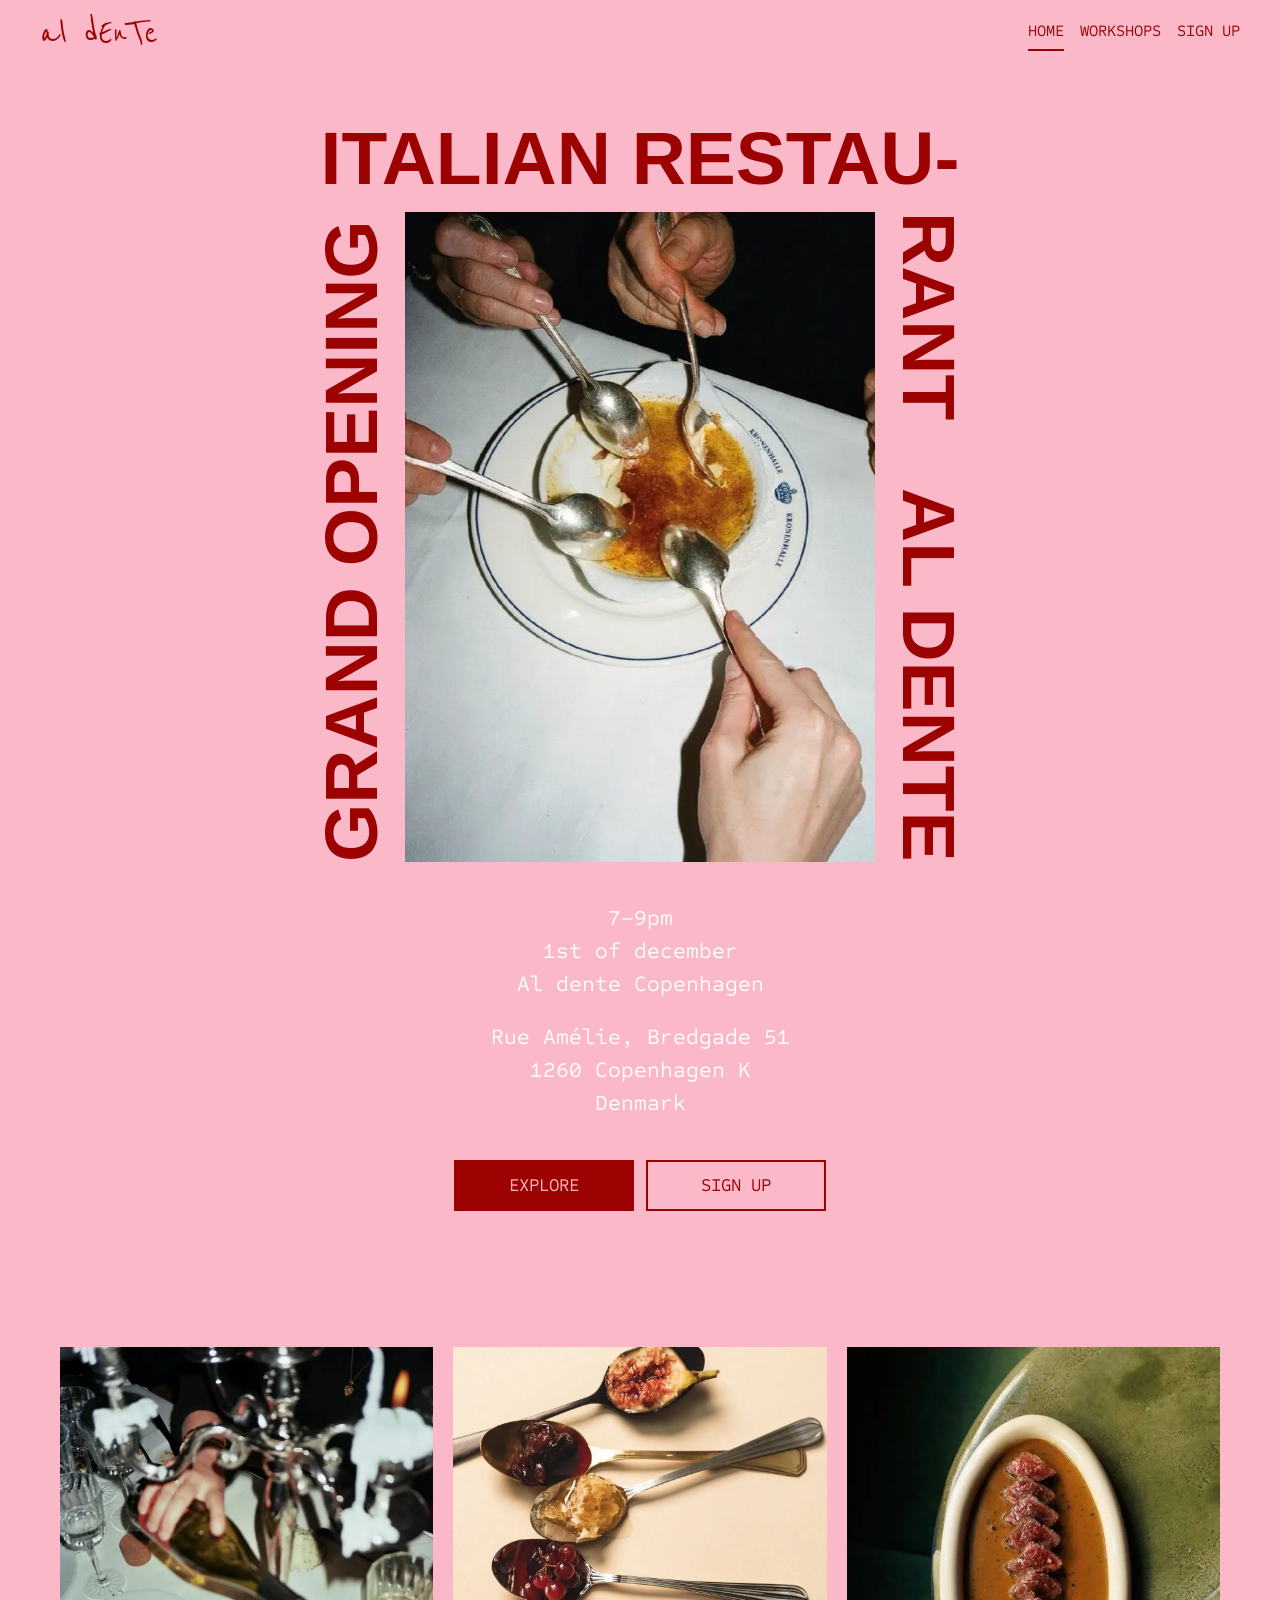
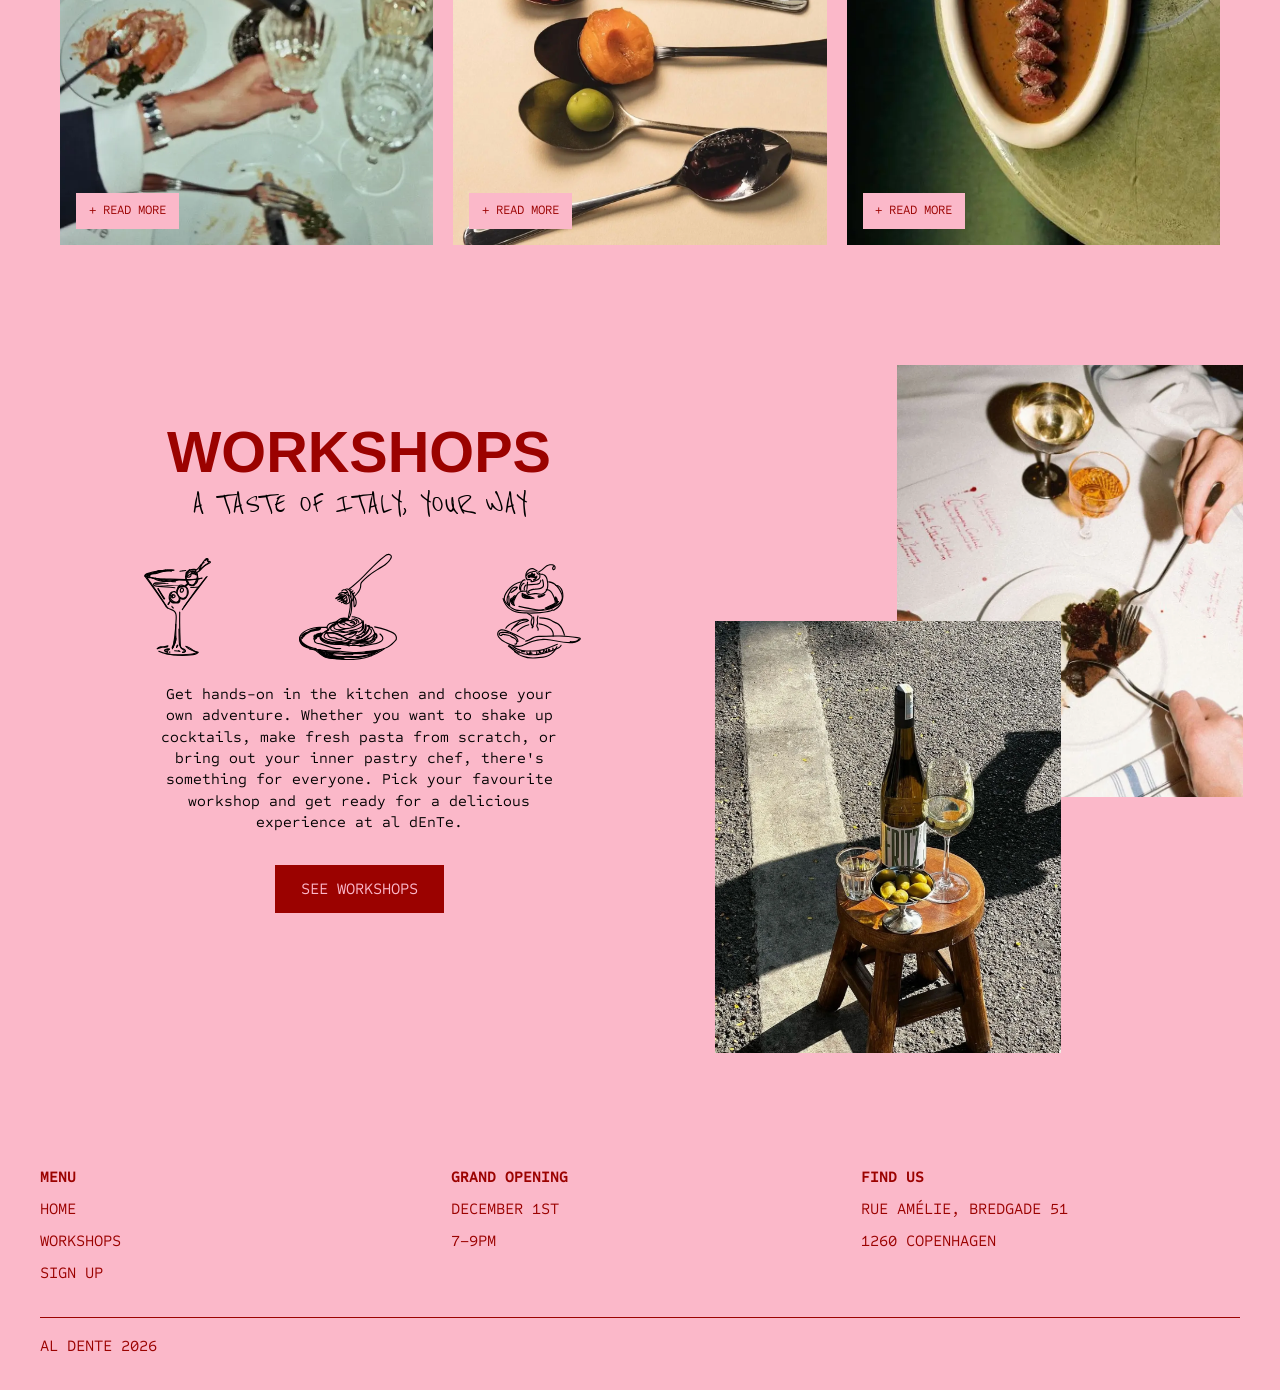
<file: index.html>
<!DOCTYPE html>
<html lang="da">

<head>
  <meta charset="UTF-8">
  <meta name="viewport" content="width=device-width, initial-scale=1.0">

  <link rel="preconnect" href="https://fonts.googleapis.com">
  <link rel="preconnect" href="https://fonts.gstatic.com" crossorigin>
  <link
    href="https://fonts.googleapis.com/css2?family=Josefin+Sans:ital,wght@0,100..700;1,100..700&family=Sometype+Mono:ital,wght@0,400..700;1,400..700&display=swap"
    rel="stylesheet">

  <link rel="preconnect" href="https://fonts.googleapis.com">
  <link rel="preconnect" href="https://fonts.gstatic.com" crossorigin>
  <link href="https://fonts.googleapis.com/css2?family=Reenie+Beanie&display=swap" rel="stylesheet">

  <title>al dEnTe</title>
  <link rel="stylesheet" href="./starter.css">
  <link rel="stylesheet" href="./style.css">
</head>

<body>

  <!-- HEADER / MENU -->
  <header class="site-header">
    <div class="header-content">
      <a class="site-logo" href="./">al dEnTe</a>

      <nav class="site-nav">
        <button popovertarget="menu">Menu</button>

        <ul class="menu" id="menu" popover>
          <li><a href="./" aria-current="page">HOME</a></li>
          <li><a href="./svg.html">WORKSHOPS</a></li>
          <li><a href="./form.html">SIGN UP</a></li>
        </ul>
      </nav>
    </div>
  </header>

  <!-- MAIN -->
  <main>

    <!-- HERO SECTION -->
    <section class="header">

      <div class="billedtekst">
        <h2 class="top">ITALIAN RESTAU-</h2>
        <h2 class="venstre">GRAND OPENING</h2>

        <img class="billede" src="./imgs/forside/hero.webp" alt="Fire skeer i en crème brûlée">

        <h2 class="højre">
          <span>RANT</span>
          <span>AL DENTE</span>
        </h2>
      </div>

      <div class="infotekst">
        <p class="tekst1">
          7–9pm<br>
          1st of december<br>
          Al dente Copenhagen
        </p>

        <p class="tekst2">
          Rue Amélie, Bredgade 51<br>
          1260 Copenhagen K<br>
          Denmark
        </p>
      </div>

      <div class="forsideknapper">
        <a class="knap1" href="./svg.html">EXPLORE</a>
        <a class="knap2" href="./form.html">SIGN UP</a>
      </div>

    </section>

    <!-- INFO / BILLEDER -->
    <section class="info">
      <div class="infobilleder">
        <button class="info-knap" popovertarget="info-et">
          <img src="./imgs/forside/et.webp" alt="Middag med gæster">
        </button>
        <button class="info-knap" popovertarget="info-to">
          <img src="./imgs/forside/to.webp" alt="Smagsprøver på skeer">
        </button>
        <button class="info-knap" popovertarget="info-tre">
          <img src="./imgs/forside/tre.webp" alt="En serveret ret">
        </button>
      </div>

      <div class="info-popover" id="info-et" popover>
        <h3>DINNER WITH FRIENDS</h3>
        <p>Long tables, candlelight and good wine. At al dEnTe we eat together, the Italian way.</p>
        <button popovertarget="info-et" popovertargetaction="hide">CLOSE</button>
      </div>

      <div class="info-popover" id="info-to" popover>
        <h3>A TASTE OF EVERYTHING</h3>
        <p>Small bites served on spoons, so you can try a little of everything from our kitchen.</p>
        <button popovertarget="info-to" popovertargetaction="hide">CLOSE</button>
      </div>

      <div class="info-popover" id="info-tre" popover>
        <h3>FROM OUR KITCHEN</h3>
        <p>Simple, honest dishes made with fresh ingredients and cooked al dente.</p>
        <button popovertarget="info-tre" popovertargetaction="hide">CLOSE</button>
      </div>
    </section>

    <!-- WORKSHOP SEKTION -->
    <section class="karoline">

      <div class="workshop-content">

        <div class="workshop-copy">

          <h2>WORKSHOPS</h2>

          <p class="workshop-subtitle">
            A TASTE OF ITALY, YOUR WAY
          </p>

          <!-- SAMLET SVG -->
          <div class="workshop-illustrations">
            <svg viewBox="0 0 1920 1080" role="img" aria-label="Illustrationer af cocktail, pasta og dessert">
              <use href="./spotlight.svg#tegninger"></use>
            </svg>
          </div>

          <p class="workshop-description">
            Get hands-on in the kitchen and choose your own adventure.
            Whether you want to shake up cocktails, make fresh pasta
            from scratch, or bring out your inner pastry chef,
            there's something for everyone. Pick your favourite
            workshop and get ready for a delicious experience at al dEnTe.
          </p>

          <a class="workshop-knap" href="./svg.html">SEE WORKSHOPS</a>


        </div>

        <!-- HØJRE SIDE MED BILLEDER -->
        <div class="workshop-images">

          <img class="workshop-image-one" src="./imgs/forside/fire.webp" alt="Cocktails and dinner">

          <img class="workshop-image-two" src="./imgs/forside/fem.webp" alt="Wine and food">

        </div>

      </div>

    </section>

  </main>

  <!-- FOOTER -->
  <footer class="site-footer">
    <div class="footer-content">

      <div class="footer-column">
        <h4>MENU</h4>
        <a href="./">HOME</a>
        <a href="./svg.html">WORKSHOPS</a>
        <a href="./form.html">SIGN UP</a>
      </div>

      <div class="footer-column">
        <h4>GRAND OPENING</h4>
        <p>DECEMBER 1ST</p>
        <p>7–9PM</p>
      </div>

      <div class="footer-column">
        <h4>FIND US</h4>
        <p>RUE AMÉLIE, BREDGADE 51</p>
        <p>1260 COPENHAGEN</p>
      </div>

      <div class="footer-bottom">
        AL DENTE 2026
      </div>

    </div>
  </footer>

  <script src="./script.js"></script>

</body>

</html>
</file>
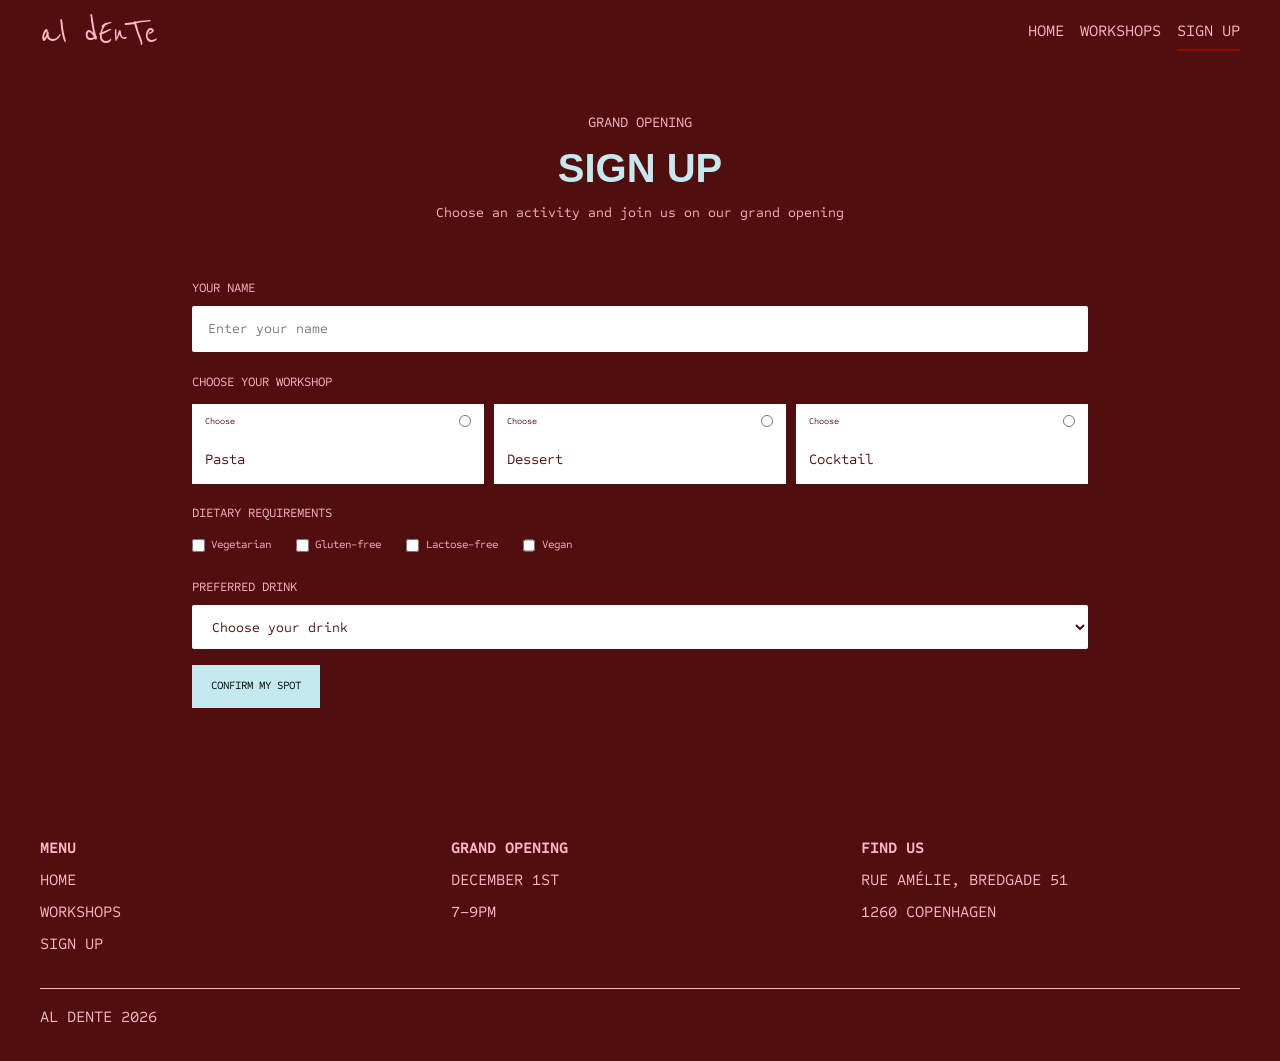
<file: form.html>
<!DOCTYPE html>
<html lang="en">

<head>
  <meta charset="UTF-8">
  <meta name="viewport" content="width=device-width, initial-scale=1.0">

  <link rel="preconnect" href="https://fonts.googleapis.com">
  <link rel="preconnect" href="https://fonts.gstatic.com" crossorigin>
  <link
    href="https://fonts.googleapis.com/css2?family=Josefin+Sans:ital,wght@0,100..700;1,100..700&family=Sometype+Mono:ital,wght@0,400..700;1,400..700&display=swap"
    rel="stylesheet">

  <link rel="preconnect" href="https://fonts.googleapis.com">
  <link rel="preconnect" href="https://fonts.gstatic.com" crossorigin>
  <link href="https://fonts.googleapis.com/css2?family=Reenie+Beanie&display=swap" rel="stylesheet">

  <title>Al Dente</title>
  <link rel="stylesheet" href="./starter.css">
  <link rel="stylesheet" href="./style.css">
</head>

<body class="signup-page">
  <!-- HEADER / MENU -->
  <header class="site-header">
    <div class="header-content">
      <a class="site-logo" href="./">al dEnTe</a>

      <nav class="site-nav">
        <button popovertarget="menu">Menu</button>

        <ul class="menu" id="menu" popover>
          <li><a href="./">HOME</a></li>
          <li><a href="./svg.html">WORKSHOPS</a></li>
          <li><a href="./form.html" aria-current="page">SIGN UP</a></li>
        </ul>
      </nav>
    </div>
  </header>

  <main>
    <section class="form-page">
      <header class="form-intro">
        <p class="eyebrow">GRAND OPENING</p>
        <h1>SIGN UP</h1>
        <p>Choose an activity and join us on our grand opening</p>
      </header>


      <form class="form-placeholder" action="./opsamling.html" method="GET">
        <label for="name">YOUR NAME</label>
        <input type="text" id="name" name="name" placeholder="Enter your name" required>

        <fieldset>
          <legend>CHOOSE YOUR WORKSHOP</legend>

          <label for="pasta">
            <input type="radio" id="pasta" name="activity" value="Pasta" required>
            Pasta
          </label>

          <label for="dessert">
            <input type="radio" id="dessert" name="activity" value="Dessert">
            Dessert
          </label>

          <label for="cocktail">
            <input type="radio" id="cocktail" name="activity" value="Cocktail">
            Cocktail
          </label>
        </fieldset>

        <fieldset>
          <legend>DIETARY REQUIREMENTS</legend>

          <label for="vegetarian">
            <input type="checkbox" id="vegetarian" name="dietary" value="Vegetarian">
            Vegetarian
          </label>

          <label for="gluten-free">
            <input type="checkbox" id="gluten-free" name="dietary" value="Gluten-free">
            Gluten-free
          </label>

          <label for="lactose-free">
            <input type="checkbox" id="lactose-free" name="dietary" value="Lactose-free">
            Lactose-free
          </label>

          <label for="vegan">
            <input type="checkbox" id="vegan" name="dietary" value="Vegan">
            Vegan
          </label>
        </fieldset>

        <label for="drink">PREFERRED DRINK</label>
        <select id="drink" name="drink" required>
          <option value="" disabled selected>Choose your drink</option>
          <option value="Wine">Wine</option>
          <option value="Cocktail">Cocktail</option>
          <option value="Non-alcoholic">Non-alcoholic</option>
        </select>

        <button type="submit">CONFIRM MY SPOT</button>
      </form>
    </section>
  </main>

  <!-- FOOTER -->
  <footer class="site-footer">
    <div class="footer-content">

      <div class="footer-column">
        <h4>MENU</h4>
        <a href="./">HOME</a>
        <a href="./svg.html">WORKSHOPS</a>
        <a href="./form.html">SIGN UP</a>
      </div>

      <div class="footer-column">
        <h4>GRAND OPENING</h4>
        <p>DECEMBER 1ST</p>
        <p>7–9PM</p>
      </div>

      <div class="footer-column">
        <h4>FIND US</h4>
        <p>RUE AMÉLIE, BREDGADE 51</p>
        <p>1260 COPENHAGEN</p>
      </div>

      <div class="footer-bottom">
        AL DENTE 2026
      </div>

    </div>
  </footer>

  <script src="./script.js"></script>
</body>

</html>
</file>
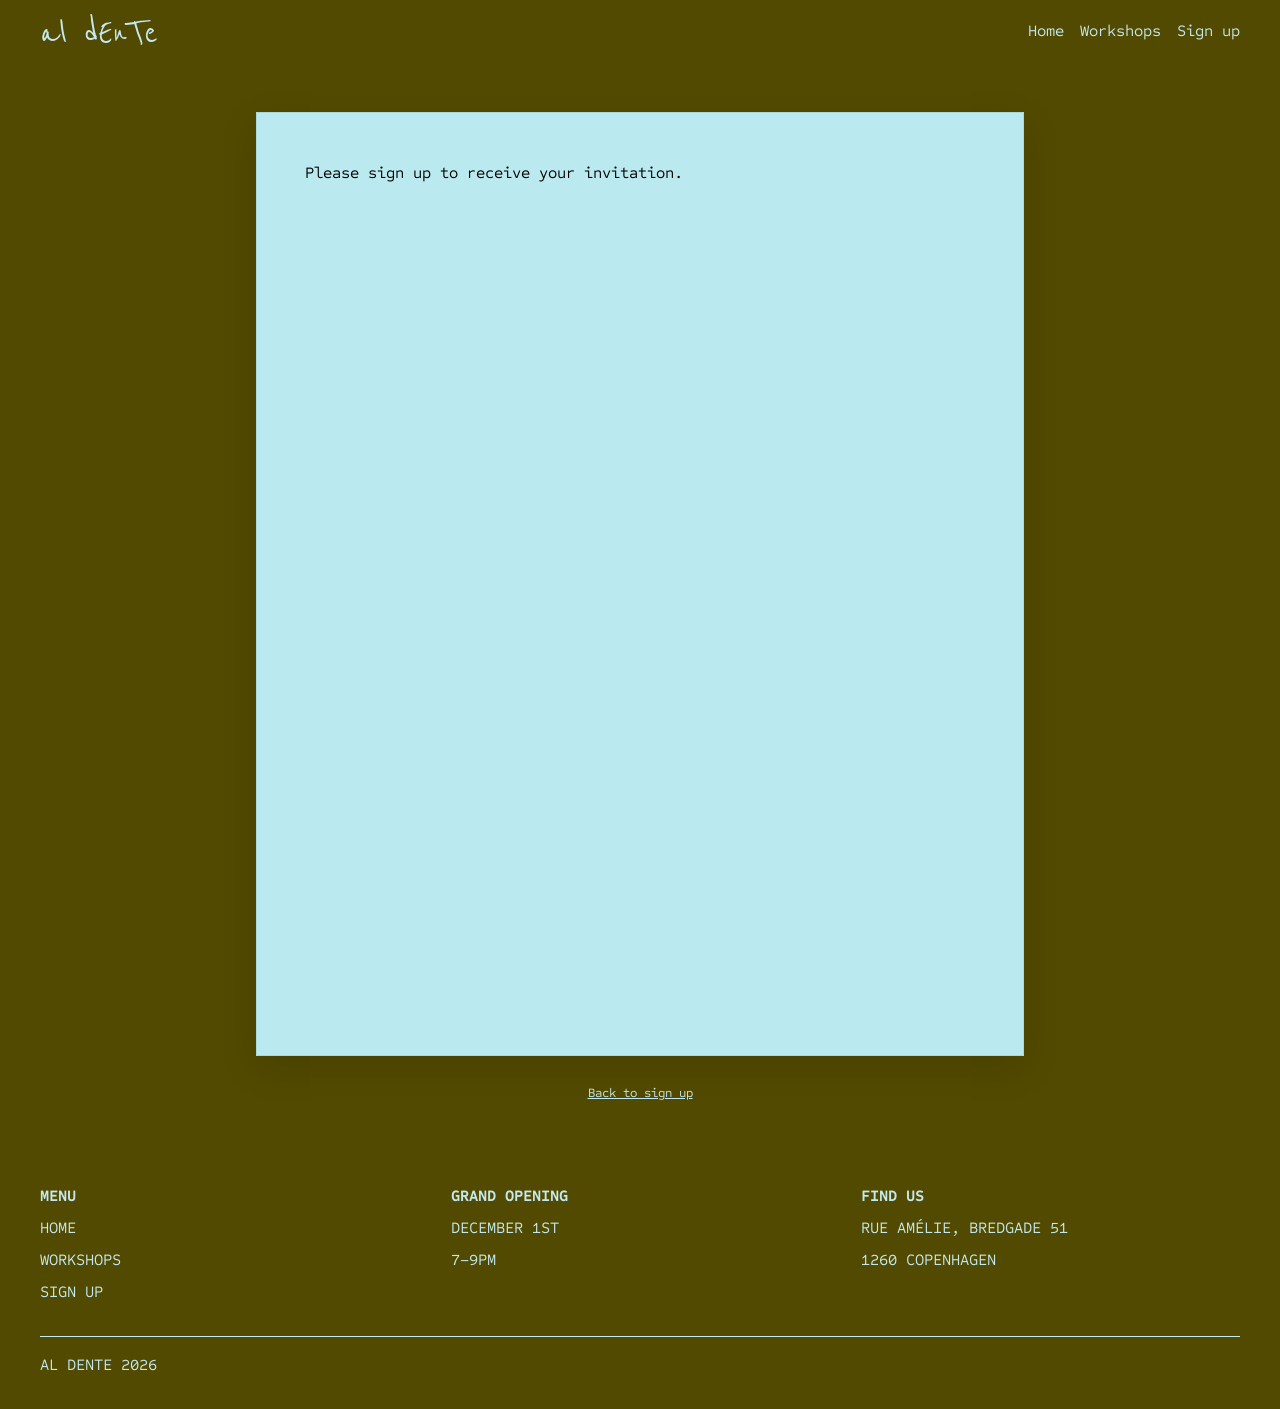
<file: opsamling.html>
<!DOCTYPE html>
<html lang="en">

<head>
  <meta charset="UTF-8">
  <meta name="viewport" content="width=device-width, initial-scale=1.0">

  <link rel="preconnect" href="https://fonts.googleapis.com">
  <link rel="preconnect" href="https://fonts.gstatic.com" crossorigin>
  <link
    href="https://fonts.googleapis.com/css2?family=Josefin+Sans:ital,wght@0,100..700;1,100..700&family=Sometype+Mono:ital,wght@0,400..700;1,400..700&display=swap"
    rel="stylesheet">

  <link rel="preconnect" href="https://fonts.googleapis.com">
  <link rel="preconnect" href="https://fonts.gstatic.com" crossorigin>
  <link href="https://fonts.googleapis.com/css2?family=Reenie+Beanie&display=swap" rel="stylesheet">

  <title>Al Dente</title>
  <link rel="stylesheet" href="./starter.css">
  <link rel="stylesheet" href="./style.css">
</head>

<body class="opsamling-page-body">

  <!-- HEADER -->
  <header class="site-header">
    <div class="header-content">
      <a class="site-logo" href="./">al dEnTe</a>

      <nav class="site-nav">
        <button>Menu</button>

        <ul class="menu" id="menu" popover>
          <li><a href="./">Home</a></li>
          <li><a href="./svg.html">Workshops</a></li>
          <li><a href="./form.html">Sign up</a></li>
        </ul>
      </nav>
    </div>
  </header>

  <!-- MAIN -->
  <main>
    <section class="opsamling-page">

      <!-- INVITATION CARD -->
      <article class="invitation-card">

        <header class="invitation-header">
          <a class="invitation-logo" href="./">al dEnTe</a>

          <p>
            GRAND OPENING<br>
            EVENT INVITATION
          </p>
        </header>

        <section class="invitation-content">

          <div class="invitation-name">
            <p class="invitation-eyebrow">A PLACE AT OUR TABLE FOR</p>
            <p id="invitation-name"></p>
          </div>

          <h1 id="invitation-activity"></h1>

          <div class="invitation-middle">

            <div class="invitation-text">
              <h2 id="invitation-title"></h2>
              <p id="invitation-description"></p>
            </div>

            <div class="invitation-illustration">
              <div class="illustration-circle"></div>

              <img id="invitation-image" src="" alt="">
            </div>

          </div>

          <footer class="invitation-footer">
            <p>
              We can't wait<br>
              to see you
            </p>

            <p>
              GOOD FOOD.<br>
              GOOD COMPANY.
            </p>
          </footer>

        </section>

      </article>

      <!-- ACTIONS -->
      <div class="invitation-actions">
        <a href="./form.html">Back to sign up</a>
      </div>

    </section>
  </main>

  <!-- FOOTER -->
  <footer class="site-footer">
    <div class="footer-content">

      <div class="footer-column">
        <h4>MENU</h4>
        <a href="./">HOME</a>
        <a href="./svg.html">WORKSHOPS</a>
        <a href="./form.html">SIGN UP</a>
      </div>

      <div class="footer-column">
        <h4>GRAND OPENING</h4>
        <p>DECEMBER 1ST</p>
        <p>7–9PM</p>
      </div>

      <div class="footer-column">
        <h4>FIND US</h4>
        <p>RUE AMÉLIE, BREDGADE 51</p>
        <p>1260 COPENHAGEN</p>
      </div>

      <div class="footer-bottom">
        AL DENTE 2026
      </div>

    </div>
  </footer>

  <script src="./script.js"></script>

</body>

</html>
</file>
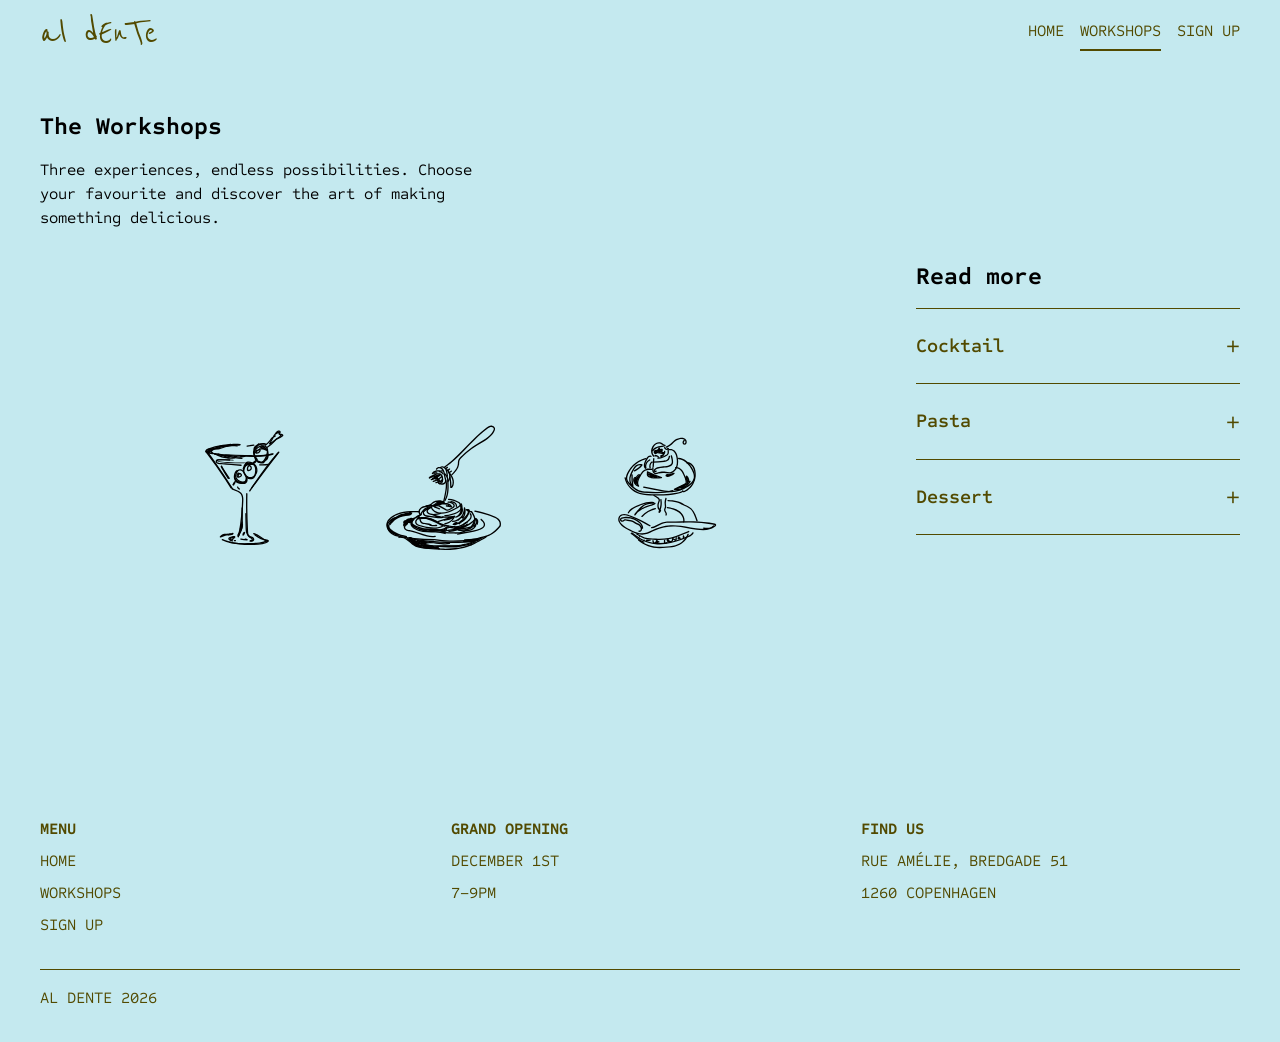
<file: svg.html>
<!DOCTYPE html>
<html lang="en">

<head>
  <meta charset="UTF-8">
  <meta name="viewport" content="width=device-width, initial-scale=1.0">

  <link rel="preconnect" href="https://fonts.googleapis.com">
  <link rel="preconnect" href="https://fonts.gstatic.com" crossorigin>
  <link
    href="https://fonts.googleapis.com/css2?family=Josefin+Sans:ital,wght@0,100..700;1,100..700&family=Sometype+Mono:ital,wght@0,400..700;1,400..700&display=swap"
    rel="stylesheet">

  <link rel="preconnect" href="https://fonts.googleapis.com">
  <link rel="preconnect" href="https://fonts.gstatic.com" crossorigin>
  <link href="https://fonts.googleapis.com/css2?family=Reenie+Beanie&display=swap" rel="stylesheet">

  <title>Al Dente</title>
  <link rel="stylesheet" href="./starter.css">
  <link rel="stylesheet" href="./style.css">
</head>

<body class="workshop-page">
  <!-- HEADER / MENU -->
  <header class="site-header">
    <div class="header-content">
      <a class="site-logo" href="./index.html">al dEnTe</a>

      <nav class="site-nav">
        <button popovertarget="menu">Menu</button>

        <ul class="menu" id="menu" popover>
          <li><a href="./index.html">HOME</a></li>
          <li><a href="./svg.html" aria-current="page">WORKSHOPS</a></li>
          <li><a href="./form.html">SIGN UP</a></li>
        </ul>
      </nav>
    </div>
  </header>


  <main>
    <section class="svg-page">
      <header class="svg-intro">
        <h1>The Workshops</h1>
        <p>Three experiences, endless possibilities. Choose your favourite and discover the art of making something
          delicious.</p>
      </header>

      <section class="svg-layout">
        <div class="svg-placeholder">
          <svg class="svg-spotlight" viewBox="0 0 1920 1080">
            <use href="./spotlight.svg#tegninger"> </use>
            <use class="overlay" href="./spotlight.svg#overlay"></use>
          </svg>

        </div>

        <article class="panel">
          <h2>Read more</h2>
          <div class="accordion">
            <!-- TODO: Lav om til details/summary -->
            <details class="accordion-item" data-spotlight="cocktail">
              <summary>Cocktail</summary>
              <div>Try the shaker, mix flavours, and find the perfect balance between sweet and sour.</div>
            </details>
            <details class="accordion-item" data-spotlight="pasta">
              <summary>Pasta</summary>
              <div>Get your hands floury and try kneading, rolling, and shaping pasta from scratch.</div>
            </details>
            <details class="accordion-item" data-spotlight="dessert">
              <summary>Dessert</summary>
              <div>Get creative with sweet ingredients and learn to make a delicious dessert from scratch.</div>
            </details>
          </div>
        </article>
      </section>
    </section>
  </main>

  <!-- FOOTER -->
  <footer class="site-footer">
    <div class="footer-content">

      <div class="footer-column">
        <h4>MENU</h4>
        <a href="./">HOME</a>
        <a href="./svg.html">WORKSHOPS</a>
        <a href="./form.html">SIGN UP</a>
      </div>

      <div class="footer-column">
        <h4>GRAND OPENING</h4>
        <p>DECEMBER 1ST</p>
        <p>7–9PM</p>
      </div>

      <div class="footer-column">
        <h4>FIND US</h4>
        <p>RUE AMÉLIE, BREDGADE 51</p>
        <p>1260 COPENHAGEN</p>
      </div>

      <div class="footer-bottom">
        AL DENTE 2026
      </div>

    </div>
  </footer>

  <script src="./script.js"></script>
</body>

</html>
</file>
<file: starter.css>
*,
::before,
::after {
  box-sizing: border-box;
  margin: 0;
  padding: 0;
}

html {
  interpolate-size: allow-keywords;
  font-family: system-ui, sans-serif;
  line-height: 1.5;
  -webkit-font-smoothing: antialiased;
}

h1,
h2 {
  line-height: 1.25;
}

p,
li {
  text-wrap: pretty;
}

img,
svg {
  display: block;
  width: 100%;
  height: auto;
}

label {
  display: block;
}

input,
button,
textarea,
select {
  font: inherit;
  color: inherit;
  background-color: transparent;
  font-size: max(1em, 16px);
  padding: 0;
  margin: 0;
}

input:where([type="checkbox"], [type="radio"]) {
  width: 1em;
  height: 1em;
}

textarea {
  resize: none;
  min-height: 4lh;
}

legend {
  padding: 0;
}

select,
::picker(select) {
  appearance: base-select;
}

[popover] {
  margin: revert;
}

dialog {
  overscroll-behavior: none;

  &::backdrop {
    overflow: hidden;
    overscroll-behavior: contain;
  }
}

.visually-hidden {
  position: absolute;
  width: 1px;
  height: 1px;
  overflow: hidden;
  white-space: nowrap;
  clip-path: inset(100%);
}
</file>
<file: style.css>
/* =========================================
   1. VARIABLER OG GRUNDINDSTILLINGER
========================================= */

html {
  --color-pink: #fbb8c9;
  --color-red: #9b0200;
  --color-black: #000000;
  --color-olive: #524a00;
  --color-blue: #c4e9ef;
  --color-burgundy: #510e0f;

  --color-surface: var(--color-pink);
  --color-text: var(--color-black);
  --color-muted: var(--color-black);
  --color-border: var(--color-red);
  --color-footer: var(--color-pink);

  --space-05: 0.5rem;
  --space-1: 1rem;
  --space-2: 2rem;
  --space-3: 3rem;

  font-family: "Sometype Mono", monospace;
  color: var(--color-text);
}

/* =========================================
   2. GLOBALT LAYOUT
========================================= */

body {
  margin: 0;
  min-height: 100svh;
  display: grid;
  grid-template-rows: auto 1fr auto;
  grid-template-columns: minmax(1rlh, 1fr) minmax(0, 75rem) minmax(1rlh, 1fr);
  background: #fbb8c9;
}

h1,
h2,
h3,
p {
  margin: 0;
}

main {
  display: grid;
  grid-template-columns: inherit;
  grid-column: 1 / -1;
  align-content: start;
}

main > * {
  grid-column: 2;
  padding-block: var(--space-3);
}

/* =========================================
   3. HEADER, NAVIGATION OG FOOTER
========================================= */

.site-header,
.site-footer {
  grid-column: 1 / -1;
  display: grid;
  grid-template-columns: inherit;
}

.site-header {
  background: var(--color-pink);
}

.site-footer {
  background: var(--color-pink);
  color: var(--color-red);
}

.header-content,
.footer-content {
  grid-column: 2;
}

/* HEADER */

.header-content {
  min-height: 4rem;
  display: flex;
  justify-content: space-between;
  align-items: center;
  gap: var(--space-1);
  color: var(--color-red);
}

.site-logo {
  color: var(--color-red);
  font-family: "Reenie Beanie", cursive;
  font-size: 2.5rem;
  text-decoration: none;
}

/* NAVIGATION */

[popover] {
  margin: 0;
  padding: 0;
  border: none;
  background: transparent;
}

.site-nav button {
  padding: 0.4rem 0.7rem;
  border: 1px solid var(--color-red);
  background: var(--color-pink);
  color: var(--color-red);
}

.menu {
  margin: 0;
  padding: var(--space-1);
  list-style: none;
  background: var(--color-pink);
  border: 1px solid var(--color-red);
  position-area: bottom span-left;
}

.menu a {
  display: block;
  padding: 0.4rem 0;
  color: var(--color-red);
  text-decoration: none;
  border-bottom: 2px solid #0000;
}

.menu a[aria-current="page"] {
  border-bottom-color: var(--color-red);
}

/* FOOTER */

.footer-content {
  padding-block: var(--space-2);
  display: grid;
  grid-template-columns: repeat(3, 1fr);
  gap: var(--space-2);
}

.footer-column {
  display: grid;
  align-content: start;
  gap: var(--space-05);
}

.footer-column a {
  color: inherit;
  text-decoration: none;
}

.footer-bottom {
  grid-column: 1 / -1;
  border-top: 1px solid var(--color-red);
  padding-top: var(--space-1);
}

/* =========================================
   4. FORSIDE
========================================= */

.header,
.info,
.karoline {
  grid-column: 1 / -1;
}

/* HERO SECTION */

.header {
  display: grid;
  justify-items: center;
  align-content: start;
  padding-block: var(--space-3);
  background: var(--color-pink);
}

/* BILLEDE MED TEKST RUNDT OM */

.billedtekst {
  display: grid;
  grid-template-columns: auto 1fr auto;
  gap: 6px;
  font-family: "Inter", sans-serif;
  font-weight: 700;
  font-size: 28px;
  color: var(--color-red);
  width: fit-content;
  margin: 0 auto;
}

.top {
  grid-column: 1 / -1;
  grid-row: 1;
  text-align: center;
}

.venstre {
  grid-column: 1;
  grid-row: 2;
  writing-mode: vertical-rl;
  transform: rotate(180deg);
}

.billede {
  grid-column: 2;
  grid-row: 2;
  object-fit: cover;
  width: 260px;
  height: 350px;
}

.højre {
  grid-column: 3;
  grid-row: 2;
  writing-mode: vertical-rl;
  display: flex;
  justify-content: space-between;
}

/* EVENTINFORMATION */

.infotekst {
  text-align: center;
  font-size: 16px;
  color: #ffffff;
  margin: 30px 0;
  font-family: "Sometype Mono", monospace;
}

.tekst1 {
  margin-bottom: 20px;
}

/* FORSIDEKNAPPER */

.forsideknapper {
  display: grid;
  grid-template-columns: repeat(2, 180px);
  gap: 12px;
  width: fit-content;
  margin: 0 auto;
  font-size: 16px;
  font-family: "Sometype Mono", monospace;
}

.knap1,
.knap2 {
  display: flex;
  justify-content: center;
  align-items: center;
  min-height: 46px;
  box-sizing: border-box;
  padding: 10px;
  text-decoration: none;
  text-align: center;
  white-space: nowrap;
}

.knap1 {
  background: #9b0200;
  color: #fbb8c9;
  border: 2px solid #9b0200;
}

.knap2 {
  background: transparent;
  color: #9b0200;
  border: 2px solid #9b0200;
}

/* BILLEDER PÅ RÆKKE */

.info {
  display: grid;
  grid-template-rows: auto;
  padding-bottom: 0;
}

.infobilleder {
  display: grid;
  grid-template-columns: 1fr;
  gap: 20px;
  grid-row: 1;
  grid-column: 1;
  margin: 40px 20px;
}

.infobilleder img {
  display: block;
  width: 100%;
  aspect-ratio: 3 / 4;
  object-fit: cover;
}

/* =========================================
   5. WORKSHOP SEKTION PÅ FORSIDEN
========================================= */

.workshop-knap {
  display: inline-flex;
  justify-content: center;
  align-items: center;
  min-height: 46px;
  margin-top: 2rem;
  padding: 10px 1.5rem;
  background: var(--color-red);
  color: var(--color-pink);
  border: 2px solid var(--color-red);
  font-family: "Sometype Mono", monospace;
  font-size: 16px;
  text-decoration: none;
  transition:
    background 0.3s ease,
    color 0.3s ease;
}

.workshop-knap:hover {
  background: transparent;
  color: var(--color-red);
}
.karoline {
  display: grid;
  grid-template-columns: inherit;
  padding-block: 5rem 10rem;
  background: var(--color-pink);
}

.workshop-content {
  grid-column: 2;
  width: 100%;
  max-width: 75rem;
  margin-inline: auto;
  display: grid;
  grid-template-columns: 1.1fr 0.9fr;
  align-items: center;
  gap: 2.5rem;
}

/* VENSTRE SIDE */

.workshop-copy {
  display: grid;
  justify-items: center;
  align-content: start;
  text-align: center;
}

.workshop-copy h2 {
  color: #9b0200;
  font-family: "Inter", sans-serif;
  font-size: clamp(2.8rem, 4.5vw, 4rem);
  font-weight: 700;
  line-height: 1;
}

.workshop-subtitle {
  color: var(--color-black);
  font-family: "Reenie Beanie", cursive;
  font-size: clamp(1.8rem, 2.5vw, 2.2rem);
  line-height: 1.1;
  margin-top: 0.3rem;
}

.workshop-illustrations img {
  display: block;
  width: 100%;
  max-width: 28rem;
  height: auto;
  margin: 1.5rem auto;
}

.workshop-description {
  width: 100%;
  max-width: 45ch;
  color: var(--color-black);
  font-size: 0.95rem;
  line-height: 1.4;
  text-align: center;
}

/* HØJRE SIDE MED BILLEDER */

.workshop-images {
  position: relative;
  width: 100%;
  max-width: 30rem;
  min-height: 38rem;
  justify-self: center;
}

.workshop-images img {
  position: absolute;
  display: block;
  width: 72%;
  aspect-ratio: 4 / 5;
  object-fit: cover;
}

.workshop-image-one {
  top: 0;
  right: -1.5rem;
  z-index: 1;
}

.workshop-image-two {
  top: 16rem;
  left: -1.5rem;
  z-index: 2;
}

/* =========================================
   6. WORKSHOPSIDE
========================================= */

body.workshop-page {
  --color-page: var(--color-blue);
  --color-surface: var(--color-blue);
  background: var(--color-blue);
}

.svg-page {
  display: grid;
  gap: var(--space-2);
}

.svg-intro {
  display: grid;
  gap: var(--space-1);
  max-width: 60ch;
}

.svg-intro p {
  color: var(--color-black);
}

.svg-layout {
  display: grid;
  gap: var(--space-2);
  align-items: start;
}

/* ACCORDION */

.panel {
  display: grid;
  gap: var(--space-1);
}

.accordion {
  display: grid;
  border-top: 1px solid var(--color-red);
}

.accordion-item {
  border-bottom: 1px solid var(--color-red);
}

.accordion-item summary {
  padding: 1.2rem 0;
  font-size: 1.2rem;
  font-weight: 600;
  color: var(--color-red);
  cursor: pointer;
  list-style: none;
  display: flex;
  justify-content: space-between;
  align-items: center;
}

.accordion-item summary::-webkit-details-marker {
  display: none;
}

.accordion-item summary::after {
  content: "+";
  font-size: 1.5rem;
  font-weight: 400;
}

.accordion-item[open] summary::after {
  content: "−";
}

.accordion-item > div {
  padding: 0 0 1.2rem;
  color: var(--color-black);
  line-height: 1.7;
}

/* INTERAKTIV SVG */

#spotlight-circle {
  transition: cx 0.6s ease-in-out;
}

.svg-spotlight #overlay {
  opacity: 0;
  transition: opacity 0.6s ease;
}

.svg-spotlight #overlay.is-visible {
  opacity: 1;
}

/* =========================================
   7. SIGN UP / FORMULAR
========================================= */

body.signup-page {
  --color-page: var(--color-burgundy);
  --color-surface: var(--color-burgundy);
  --color-text: var(--color-pink);
  background: var(--color-burgundy);
  color: var(--color-pink);
}

.signup-page .header-content,
.signup-page .site-nav a,
.signup-page .site-logo {
  color: var(--color-pink);
}

/* OVERORDNET LAYOUT */

.form-page {
  display: grid;
  grid-template-columns: 1fr;
  justify-items: center;
  gap: 2rem;
}

/* INTRODUKTION */

.form-intro {
  display: grid;
  justify-items: center;
  text-align: center;
  gap: 0.6rem;
  width: 100%;
  max-width: 50rem;
}

.signup-page .form-intro .eyebrow {
  color: var(--color-pink);
  font-size: 0.9rem;
}

.signup-page .form-intro h1 {
  color: var(--color-blue);
  font-family: "Inter", sans-serif;
  font-size: 2.5rem;
}

.signup-page .form-intro p:last-child {
  color: var(--color-pink);
  font-size: 0.85rem;
}

/* FORMULAR */

.signup-page .form-placeholder {
  display: grid;
  gap: 1rem;
  width: 100%;
  max-width: 56rem;
  justify-self: center;
  border: none;
  padding: 1.5rem 0 0;
  position: relative;
}

/* LABELS */

.signup-page .form-placeholder > label {
  margin-bottom: -0.5rem;
  font-size: 0.8rem;
}

/* INPUT OG DROPDOWN */

.signup-page input[type="text"],
.signup-page select {
  box-sizing: border-box;
  width: 100%;
  padding: 0.8rem 1rem;
  background: #ffffff;
  color: var(--color-burgundy);
  border: none;
  border-radius: 2px;
  font-family: "Sometype Mono", monospace;
  font-size: 0.85rem;
}

.signup-page select {
  cursor: pointer;
}

/* FIELDSETS */

.signup-page fieldset {
  border: none;
  margin: 0.3rem 0 0;
  padding: 0;
  min-width: 0;
}

.signup-page legend {
  margin-bottom: 0.7rem;
  padding: 0;
  font-size: 0.8rem;
}

/* WORKSHOPKORT */

.signup-page fieldset:first-of-type {
  display: grid;
  grid-template-columns: repeat(3, minmax(0, 1fr));
  gap: 0.6rem;
}

.signup-page fieldset:first-of-type legend {
  grid-column: 1 / -1;
}

.signup-page fieldset:first-of-type label {
  position: relative;
  display: flex;
  flex-direction: column;
  justify-content: flex-end;
  min-height: 5rem;
  padding: 0.8rem;
  box-sizing: border-box;
  background: #ffffff;
  color: var(--color-burgundy);
  font-size: 0.9rem;
  cursor: pointer;
}

/* WORKSHOP STATUS */

.signup-page fieldset:first-of-type label::before {
  content: "Choose";
  position: absolute;
  top: 0.7rem;
  left: 0.8rem;
  font-size: 0.55rem;
  color: var(--color-burgundy);
}

/* VALGT WORKSHOP */

.signup-page fieldset:first-of-type label:has(input:checked) {
  background: var(--color-blue);
  color: var(--color-burgundy);
}

.signup-page fieldset:first-of-type label:has(input:checked)::before {
  content: "Selected";
  color: var(--color-burgundy);
}

/* RADIOKNAPPER */

.signup-page fieldset:first-of-type input[type="radio"] {
  position: absolute;
  top: 0.7rem;
  right: 0.8rem;
  width: 0.75rem;
  height: 0.75rem;
  margin: 0;
  accent-color: var(--color-olive);
  cursor: pointer;
}

/* KOSTHENSYN */

.signup-page fieldset:nth-of-type(2) > label {
  display: inline-flex;
  align-items: center;
  gap: 0.4rem;
  margin: 0 1rem 0.5rem 0;
  font-size: 0.7rem;
  white-space: nowrap;
}

.signup-page input[type="checkbox"] {
  accent-color: var(--color-olive);
  width: 0.8rem;
  height: 0.8rem;
  cursor: pointer;
}

/* SUBMIT-KNAP */

.signup-page button[type="submit"] {
  justify-self: start;
  padding: 0.8rem 1.2rem;
  background: var(--color-blue);
  color: var(--color-black);
  border: none;
  font-family: "Sometype Mono", monospace;
  font-size: 0.7rem;
  cursor: pointer;
  margin-bottom: 3rem;
}

/* =========================================
   8. OPSAMLING / INVITATION
========================================= */

body.opsamling-page-body {
  --color-page: var(--color-olive);
  --color-surface: var(--color-olive);
  --color-text: var(--color-pink);
  --color-border: var(--color-pink);

  background: var(--color-olive);
  color: var(--color-pink);
}

body.opsamling-page-body .site-header {
  background: var(--color-olive);
}

body.opsamling-page-body .header-content,
body.opsamling-page-body .site-nav a,
body.opsamling-page-body .site-logo {
  color: var(--color-pink);
}

/* OVERORDNET LAYOUT */

.opsamling-page {
  display: grid;
  grid-template-columns: 1fr;
  justify-items: center;
  gap: 1.5rem;
  width: 100%;
  padding-block: 3rem;
}

/* INVITATIONSKORT */

.invitation-card {
  box-sizing: border-box;
  width: 100%;
  max-width: 48rem;
  min-height: 59rem;
  padding: 3rem;
  background: #baeaf0;
  color: var(--color-black);
  border: 1px solid rgba(0, 0, 0, 0.08);
  box-shadow: 0 12px 35px rgba(0, 0, 0, 0.12);
}

/* KORTETS HEADER */

.invitation-header {
  display: flex;
  justify-content: space-between;
  align-items: flex-start;
  gap: 1rem;
  padding-bottom: 1.5rem;
}

.invitation-logo {
  color: var(--color-red);
  font-family: "Reenie Beanie", cursive;
  font-size: 3.5rem;
  text-decoration: none;
}

.invitation-header p {
  color: var(--color-olive);
  font-size: 0.7rem;
  line-height: 1.5;
  text-align: right;
}

/* INVITATIONENS INDHOLD */

.invitation-content {
  display: grid;
  gap: 1.5rem;
  padding-top: 1rem;
}

/* NAVN */

.invitation-name {
  display: grid;
  gap: 0.5rem;
}

.invitation-eyebrow {
  color: var(--color-olive);
  font-size: 0.65rem;
  letter-spacing: 0.08em;
}

#invitation-name {
  color: var(--color-black);
  font-family: "Sometype Mono", monospace;
  font-size: 1.2rem;
}

/* WORKSHOPNAVN */

#invitation-activity {
  color: var(--color-red);
  font-family: "Inter", sans-serif;
  font-size: clamp(2.5rem, 6vw, 4.5rem);
  line-height: 1;
}

/* TEKST OG ILLUSTRATION */

.invitation-middle {
  display: grid;
  grid-template-columns: minmax(0, 0.8fr) minmax(0, 1.5fr);
  align-items: center;
  gap: 1rem;
  margin-top: 0.5rem;
}

.invitation-text {
  display: grid;
  gap: 1rem;
  align-content: center;
  max-width: 18ch;
}

.invitation-text h2 {
  color: var(--color-red);
  font-family: "Inter", sans-serif;
  font-size: clamp(1.3rem, 2.5vw, 1.8rem);
  font-weight: 400;
  line-height: 1.2;
}

.invitation-text p {
  color: var(--color-black);
  font-size: 0.7rem;
  line-height: 1.6;
}

/* ILLUSTRATION */

.invitation-illustration {
  position: relative;
  display: grid;
  place-items: center;
  width: 100%;
  aspect-ratio: 1;
}

.illustration-circle {
  display: none;
}

.invitation-illustration img {
  position: relative;
  z-index: 1;
  display: block;
  width: 90%;
  height: auto;
  object-fit: contain;
}

/* AFSLUTNING */

.invitation-footer {
  display: flex;
  justify-content: space-between;
  align-items: end;
  gap: 1rem;
  margin-top: 1.5rem;
  background: transparent;
}

.invitation-footer p:first-child {
  color: var(--color-red);
  font-family: "Reenie Beanie", cursive;
  font-size: 2rem;
}

.invitation-footer p:last-child {
  color: var(--color-olive);
  font-size: 0.65rem;
  line-height: 1.6;
  text-align: right;
}

/* TILBAGE-KNAP */

.invitation-actions {
  text-align: center;
}

.invitation-actions a {
  color: var(--color-pink);
  font-size: 0.8rem;
}

/* =========================================
   9. RESPONSIVE DESIGN
========================================= */

/* MOBIL */

@media (max-width: 600px) {
  .footer-content {
    grid-template-columns: repeat(2, 1fr);
  }

  /* FORSIDE */

  .infobilleder {
    grid-template-columns: 1fr;
    margin: 2rem 1rem;
  }

  /* WORKSHOP SEKTION */

  .workshop-content {
    grid-template-columns: 1fr;
    gap: 3rem;
  }

  .workshop-copy h2 {
    font-size: clamp(3rem, 10vw, 5rem);
  }

  .workshop-subtitle {
    font-size: clamp(1.8rem, 6vw, 2.5rem);
  }

  .workshop-illustrations img {
    max-width: 30rem;
    margin: 1.5rem auto;
  }

  .workshop-description {
    max-width: 43ch;
    font-size: 1rem;
  }

  .workshop-images {
    min-height: 28rem;
    max-width: 25rem;
  }

  .workshop-images img {
    width: 72%;
  }

  .workshop-image-two {
    top: 11rem;
  }

  /* SIGN UP */

  .signup-page fieldset:first-of-type {
    grid-template-columns: 1fr;
  }

  .signup-page fieldset:first-of-type label {
    min-height: 5rem;
  }

  .signup-page fieldset:nth-of-type(2) > label {
    white-space: normal;
  }

  /* OPSAMLING – MOBIL */

  .opsamling-page {
    padding-block: 1rem;
  }

  .invitation-card {
    min-height: auto;
    padding: 1.25rem;
  }

  .invitation-header {
    padding-bottom: 0.75rem;
  }

  .invitation-middle {
    grid-template-columns: 1fr;
    gap: 0.5rem;
    margin-top: 0;
  }

  .invitation-content {
    gap: 0.75rem;
    padding-top: 0.5rem;
  }

  .invitation-text {
    max-width: 25ch;
    gap: 0.5rem;
  }

  .invitation-illustration {
    max-width: 12rem;
    justify-self: center;
  }

  .invitation-illustration img {
    width: 100%;
    max-height: 12rem;
    object-fit: contain;
  }

  .invitation-footer {
    margin-top: 0.5rem;
  }

  .invitation-footer p:first-child {
    font-size: 1.6rem;
  }
}

/* TABLET OG STØRRE */

@media (min-width: 601px) {
  .site-nav button {
    display: none;
  }

  .menu {
    display: flex;
    gap: var(--space-1);
    padding: 0;
    border: none;
    background: none;
    position: static;
  }
}

/* STØRRE SKÆRME */

@media (min-width: 801px) {
  .billedtekst {
    font-size: 50px;
  }

  .billede {
    width: 470px;
    height: 650px;
  }

  .infotekst {
    font-size: 22px;
    margin: 40px 0;
  }

  .forsideknapper {
    font-size: 18px;
  }

  /* ÆNDRET: smallere og centreret billedrække */
  .infobilleder {
    grid-template-columns: repeat(3, 1fr);
    width: calc(100% - 120px);
    max-width: 1200px;
    margin: 40px auto;
  }

  .workshop-content {
    gap: 2.5rem;
  }

  .svg-layout {
    grid-template-columns: 1fr min(40%, 36ch);
  }
}

/* =========================================
   10. SIDE-SPECIFIKKE FARVER
========================================= */

/* SVG / WORKSHOPSIDE */

body.workshop-page .site-header,
body.workshop-page .site-footer {
  background: var(--color-blue);
}

body.workshop-page .site-header,
body.workshop-page .site-header a,
body.workshop-page .site-footer,
body.workshop-page .site-footer h2,
body.workshop-page .site-footer h3,
body.workshop-page .site-footer p,
body.workshop-page .site-footer a,
body.workshop-page .accordion-item summary {
  color: var(--color-olive);
}

body.workshop-page .menu a[aria-current="page"] {
  border-bottom-color: var(--color-olive);
}

body.workshop-page .site-footer .footer-bottom {
  border-top-color: var(--color-olive);
}

body.workshop-page .accordion,
body.workshop-page .accordion-item {
  border-color: var(--color-olive);
}

/* FORMULARSIDE */

body.signup-page .site-header,
body.signup-page .site-footer {
  background: var(--color-burgundy);
}

body.signup-page .site-header,
body.signup-page .site-header a,
body.signup-page .site-footer,
body.signup-page .site-footer h2,
body.signup-page .site-footer h3,
body.signup-page .site-footer p,
body.signup-page .site-footer a {
  color: var(--color-pink);
}

body.signup-page .site-footer .footer-bottom {
  border-top-color: var(--color-pink);
}

/* OPSAMLINGSSIDE */

body.opsamling-page-body .site-header,
body.opsamling-page-body .site-footer {
  background: var(--color-olive);
}

body.opsamling-page-body .site-header,
body.opsamling-page-body .site-header a,
body.opsamling-page-body .site-footer,
body.opsamling-page-body .site-footer h2,
body.opsamling-page-body .site-footer h3,
body.opsamling-page-body .site-footer p,
body.opsamling-page-body .site-footer a,
body.opsamling-page-body .invitation-actions a {
  color: var(--color-blue);
}

body.opsamling-page-body .menu a[aria-current="page"] {
  border-bottom-color: var(--color-blue);
}

body.opsamling-page-body .site-footer .footer-bottom {
  border-top-color: var(--color-blue);
}

/* =========================================
   MOBILMENU – SIDE-SPECIFIKKE FARVER
========================================= */

@media (max-width: 600px) {
  /* WORKSHOPSIDE – BLÅ BAGGRUND, OLIVENGRØN TEKST */

  body.workshop-page .site-nav button,
  body.workshop-page .menu {
    background: var(--color-blue);
    color: var(--color-olive);
    border-color: var(--color-olive);
  }

  body.workshop-page .menu a {
    color: var(--color-olive);
  }

  body.workshop-page .menu a[aria-current="page"] {
    border-bottom-color: var(--color-olive);
  }

  /* SIGN UP – BURGUNDER BAGGRUND, PINK TEKST */

  body.signup-page .site-nav button,
  body.signup-page .menu {
    background: var(--color-burgundy);
    color: var(--color-pink);
    border-color: var(--color-pink);
  }

  body.signup-page .menu a {
    color: var(--color-pink);
  }

  body.signup-page .menu a[aria-current="page"] {
    border-bottom-color: var(--color-pink);
  }

  /* OPSAMLING – OLIVENGRØN BAGGRUND, BLÅ TEKST */

  body.opsamling-page-body .site-nav button,
  body.opsamling-page-body .menu {
    background: var(--color-olive);
    color: var(--color-blue);
    border-color: var(--color-blue);
  }

  body.opsamling-page-body .menu a {
    color: var(--color-blue);
  }

  body.opsamling-page-body .menu a[aria-current="page"] {
    border-bottom-color: var(--color-blue);
  }
}

/* =========================================
  ANNIMATIONER
========================================= */
/* 3 billeder */
.infobilleder {
  view-timeline: --cards;
}

.infobilleder .info-knap {
  animation: appear ease-out both;
  animation-timeline: --cards;
}

.infobilleder .info-knap:nth-child(1) {
  animation-range: entry 0% entry 100%;
}
.infobilleder .info-knap:nth-child(2) {
  animation-range: entry 50% contain 25%;
}
.infobilleder .info-knap:nth-child(3) {
  animation-range: entry 100% contain 50%;
}

@keyframes appear {
  from {
    opacity: 0;
    translate: 0 4rem;
  }
  to {
    opacity: 1;
    translate: 0 0;
  }
}

/* de 2 knapper */

.knap1 {
  display: inline-block;
  animation: appear-1 ease-out both;
  animation-timeline: view();
  animation-range: 0% 50%;
}

.knap2 {
  display: inline-block;
  animation: appear-2 ease-out both;
  animation-timeline: view();
  animation-range: 0% 50%;
}

@keyframes appear-1 {
  from {
    opacity: 0;
    translate: -2rem 0;
    rotate: -5deg;
  }
}

@keyframes appear-2 {
  from {
    opacity: 0;
    translate: 2rem 0;
    rotate: 5deg;
  }
}

/* workshop billeder */
.workshop-image-one {
  animation: rotate-one linear both;
  animation-timeline: view();
}

.workshop-image-two {
  animation: rotate-two linear both;
  animation-timeline: view();
}

@keyframes rotate-one {
  from {
    rotate: -8deg;
  }
  to {
    rotate: 8deg;
  }
}

@keyframes rotate-two {
  from {
    rotate: 8deg;
  }
  to {
    rotate: -8deg;
  }
}

/* =========================================
  VIEW TRANSITIONS
========================================= */
@view-transition {
  navigation: auto;
}

/* MORPH AF TEGNINGER */
.workshop-illustrations {
  width: 100%;
  max-width: 28rem;
  margin: 1.5rem auto;
  overflow: clip;
}

.workshop-illustrations svg {
  display: block;
  width: 161%;
  max-width: none;
  margin: -29.4% 0 -35.6% -29.4%;
  view-transition-name: workshop-svg;
}

.svg-spotlight {
  view-transition-name: workshop-svg;
}

::view-transition-group(workshop-svg) {
  animation-duration: 0.7s;
}
/* =========================================
  POPOVER PÅ INFOBILLEDER
========================================= */
.info-knap {
  display: block;
  width: 100%;
  padding: 0;
  border: none;
  background: none;
  cursor: pointer;
}

.info-popover {
  margin: auto;
  width: min(90vw, 28rem);
  padding: 2rem;
  background: var(--color-pink);
  color: var(--color-red);
  border: 2px solid var(--color-red);
  font-family: "Sometype Mono", monospace;
}

.info-popover h3 {
  font-family: "Inter", sans-serif;
  font-size: 1.8rem;
  margin-bottom: 1rem;
}

.info-popover p {
  color: var(--color-black);
  line-height: 1.5;
  margin-bottom: 1.5rem;
}

.info-popover button {
  padding: 0.6rem 1rem;
  background: var(--color-red);
  color: var(--color-pink);
  border: none;
  font-family: "Sometype Mono", monospace;
  cursor: pointer;
}

.info-popover::backdrop {
  background: rgb(0 0 0 / 0.5);
}

/* TYDELIGT AT MAN KAN TRYKKE */
.info-knap {
  position: relative;
  overflow: hidden;
}

.info-knap img {
  transition: scale 0.4s ease;
}

.info-knap::after {
  content: "+ READ MORE";
  position: absolute;
  left: 1rem;
  bottom: 1rem;
  padding: 0.5rem 0.8rem;
  background: var(--color-pink);
  color: var(--color-red);
  font-family: "Sometype Mono", monospace;
  font-size: 0.8rem;
  transition:
    background 0.3s ease,
    color 0.3s ease;
}

.info-knap:hover img {
  scale: 1.05;
}

.info-knap:hover::after {
  background: var(--color-red);
  color: var(--color-pink);
}

.info-knap:focus-visible {
  outline: 3px solid var(--color-red);
  outline-offset: 4px;
}
/* =========================================
  LIGHT / DARKMODE
========================================= */
</file>
